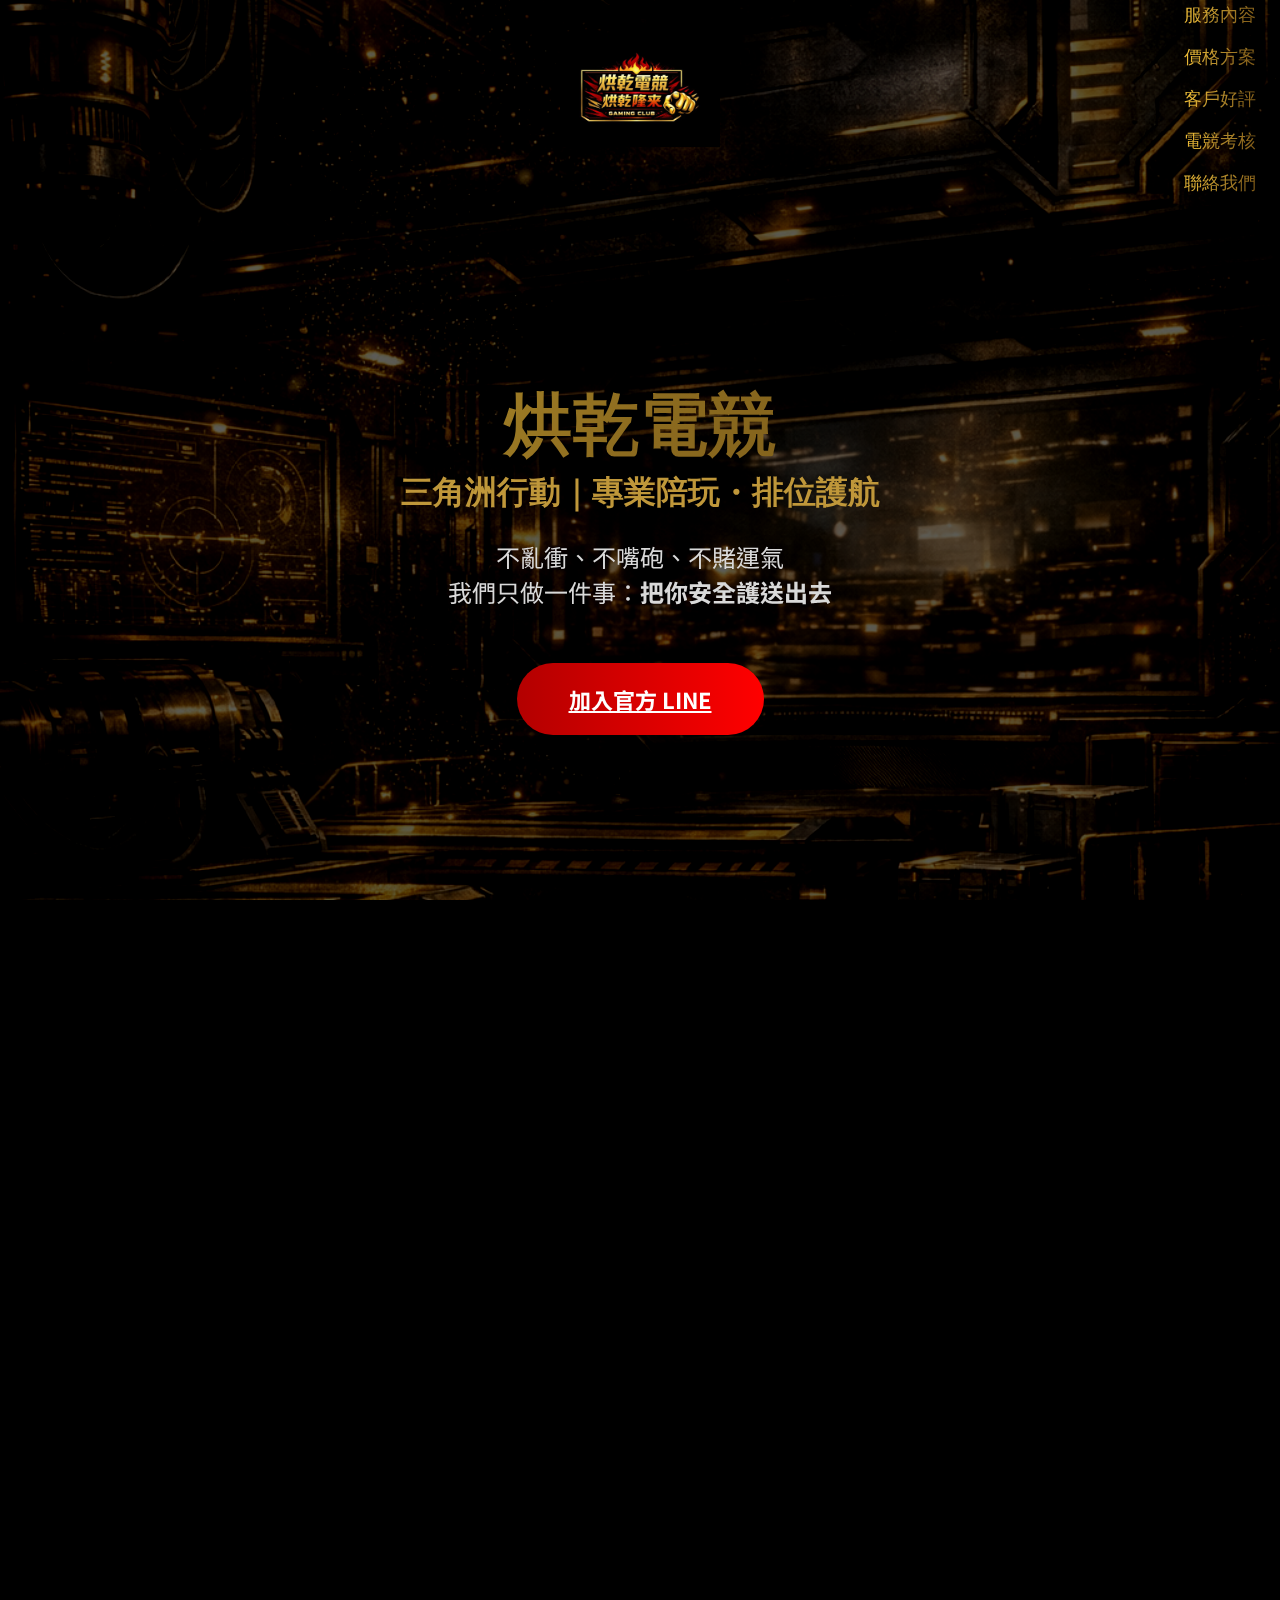
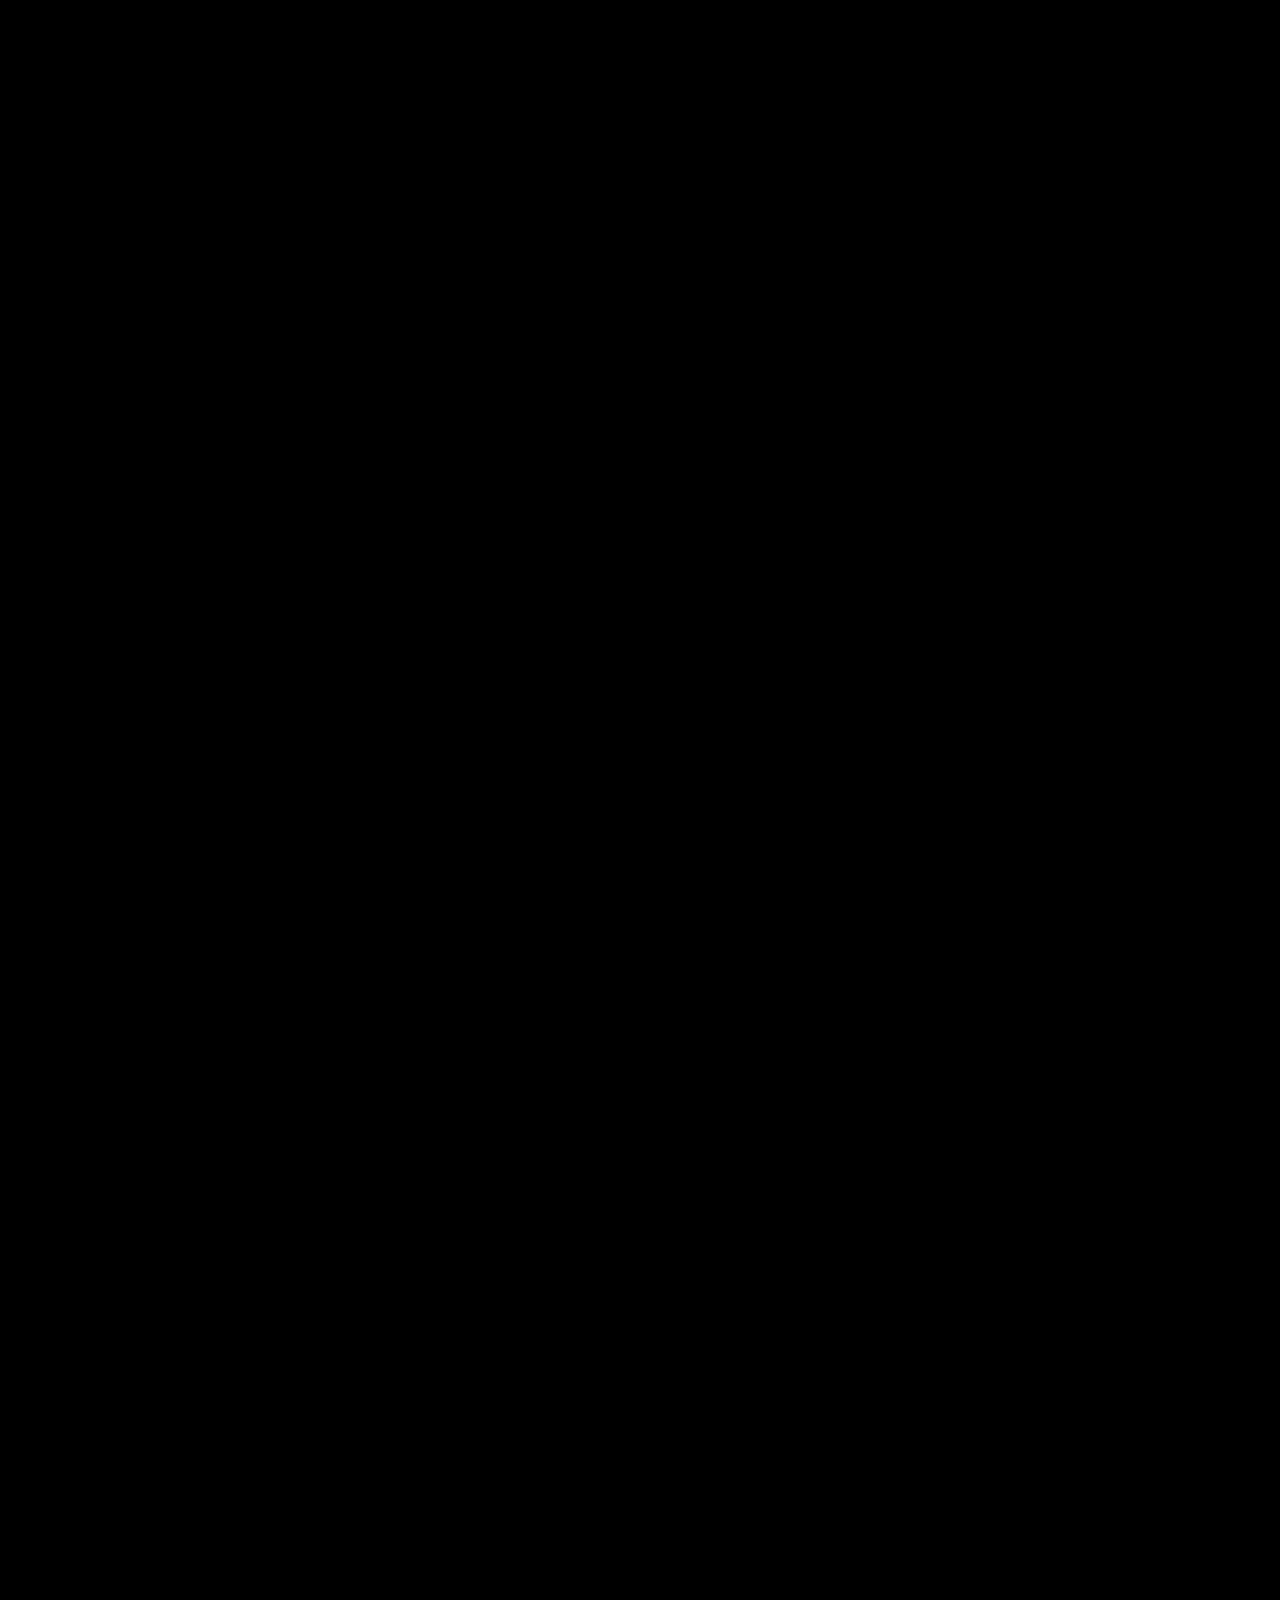
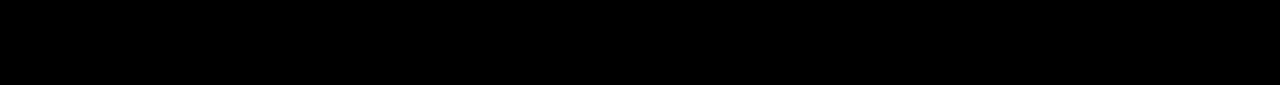
<file: index.html>
<!DOCTYPE html>
<html lang="zh-Hant">
<head>
  <meta charset="UTF-8" />
  <title>烘乾電競｜三角洲行動 陪玩・護航</title>
  <meta name="viewport" content="width=device-width, initial-scale=1.0" />

  <link
    href="https://fonts.googleapis.com/css2?family=Orbitron:wght@500;700&family=Noto+Sans+TC:wght@400;600&display=swap"
    rel="stylesheet"
  >
  <link rel="stylesheet" href="style.css" />
</head>

<body>
  <div id="particles"></div>
  <div class="bg-overlay"></div>

  <header class="header reveal">
    <img src="logo.png.jpeg" class="logo" alt="烘乾電競 LOGO" />

    <nav>
      <a href="#services">服務內容</a>
      <a href="pricing.html">價格方案</a>
      <a href="reviews.html">客戶好評</a>
      <a href="assessment.html">電競考核</a>
      <a href="#contact">聯絡我們</a>
    </nav>
  </header>

  <!-- Hero -->
  <section class="hero center reveal">
    <h1 class="metal">烘乾電競</h1>
    <h2 class="sub-metal">三角洲行動｜專業陪玩・排位護航</h2>

    <p class="hero-text">
      不亂衝、不嘴砲、不賭運氣<br>
      我們只做一件事：<strong>把你安全護送出去</strong>
    </p>

    <a href="https://line.me/R/ti/p/@456qnzce"
       target="_blank"
       class="btn-main">
       加入官方 LINE
    </a>
  </section>

  <!-- 為什麼選烘乾 -->
  <section class="section center reveal">
    <h2 class="metal">為什麼選烘乾電競？</h2>

    <div class="card">
      <ul class="list">
        <li><strong>全程語音紀錄</strong>，對局可回放，出事可查。</li>
        <li><strong>固定合作打手</strong>，不是臨時抓人、不丟包。</li>
        <li><strong>不嘴砲、不情緒化、不亂衝</strong>，以撤離為最高優先。</li>
      </ul>
    </div>
  </section>

  <!-- 服務內容 -->
  <section id="services" class="section center reveal">
    <h2 class="metal">服務內容</h2>

    <div class="card">
      <h3 class="accent">陪玩服務</h3>
      <p>三角洲行動 全模式陪玩</p>
      <p>可語音 / 不語音，自由選擇</p>
    </div>

    <div class="card">
      <h3 class="accent">排位護航</h3>
      <p>排位陪打・戰術輔導・節奏指揮</p>
      <p>不使用外掛・純綠玩安全保證</p>
    </div>
  </section>

  <!-- 客戶好評入口 -->
  <section class="section dark center reveal">
    <h2 class="metal">客戶好評</h2>

    <a
      href="reviews.html"
      style="text-decoration:none;color:inherit;"
    >
      <div
        class="card"
        style="max-width:520px;margin:0 auto;cursor:pointer;"
      >
        <h3 class="accent">📸 客戶好評與成果展示</h3>
        <p>實際撤離紀錄・收益截圖・影片成果</p>
        <p style="opacity:0.7;">點擊查看完整內容</p>
      </div>
    </a>
  </section>

  <!-- 聯絡 -->
  <section id="contact" class="section center reveal">
    <h2 class="metal">聯絡我們</h2>

    <p>
      官方 LINE：
      <span class="accent">@456qnzce</span>
    </p>

    <p>
      Discord 群：
      <a
        href="https://discord.gg/GGEgAq9h4c"
        target="_blank"
        class="accent"
      >
        https://discord.gg/GGEgAq9h4c
      </a>
    </p>
  </section>

  <footer class="footer center reveal">
    © 2025 烘乾電競 Gaming Club
  </footer>

  <script src="script.js"></script>
</body>
</html>
</file>
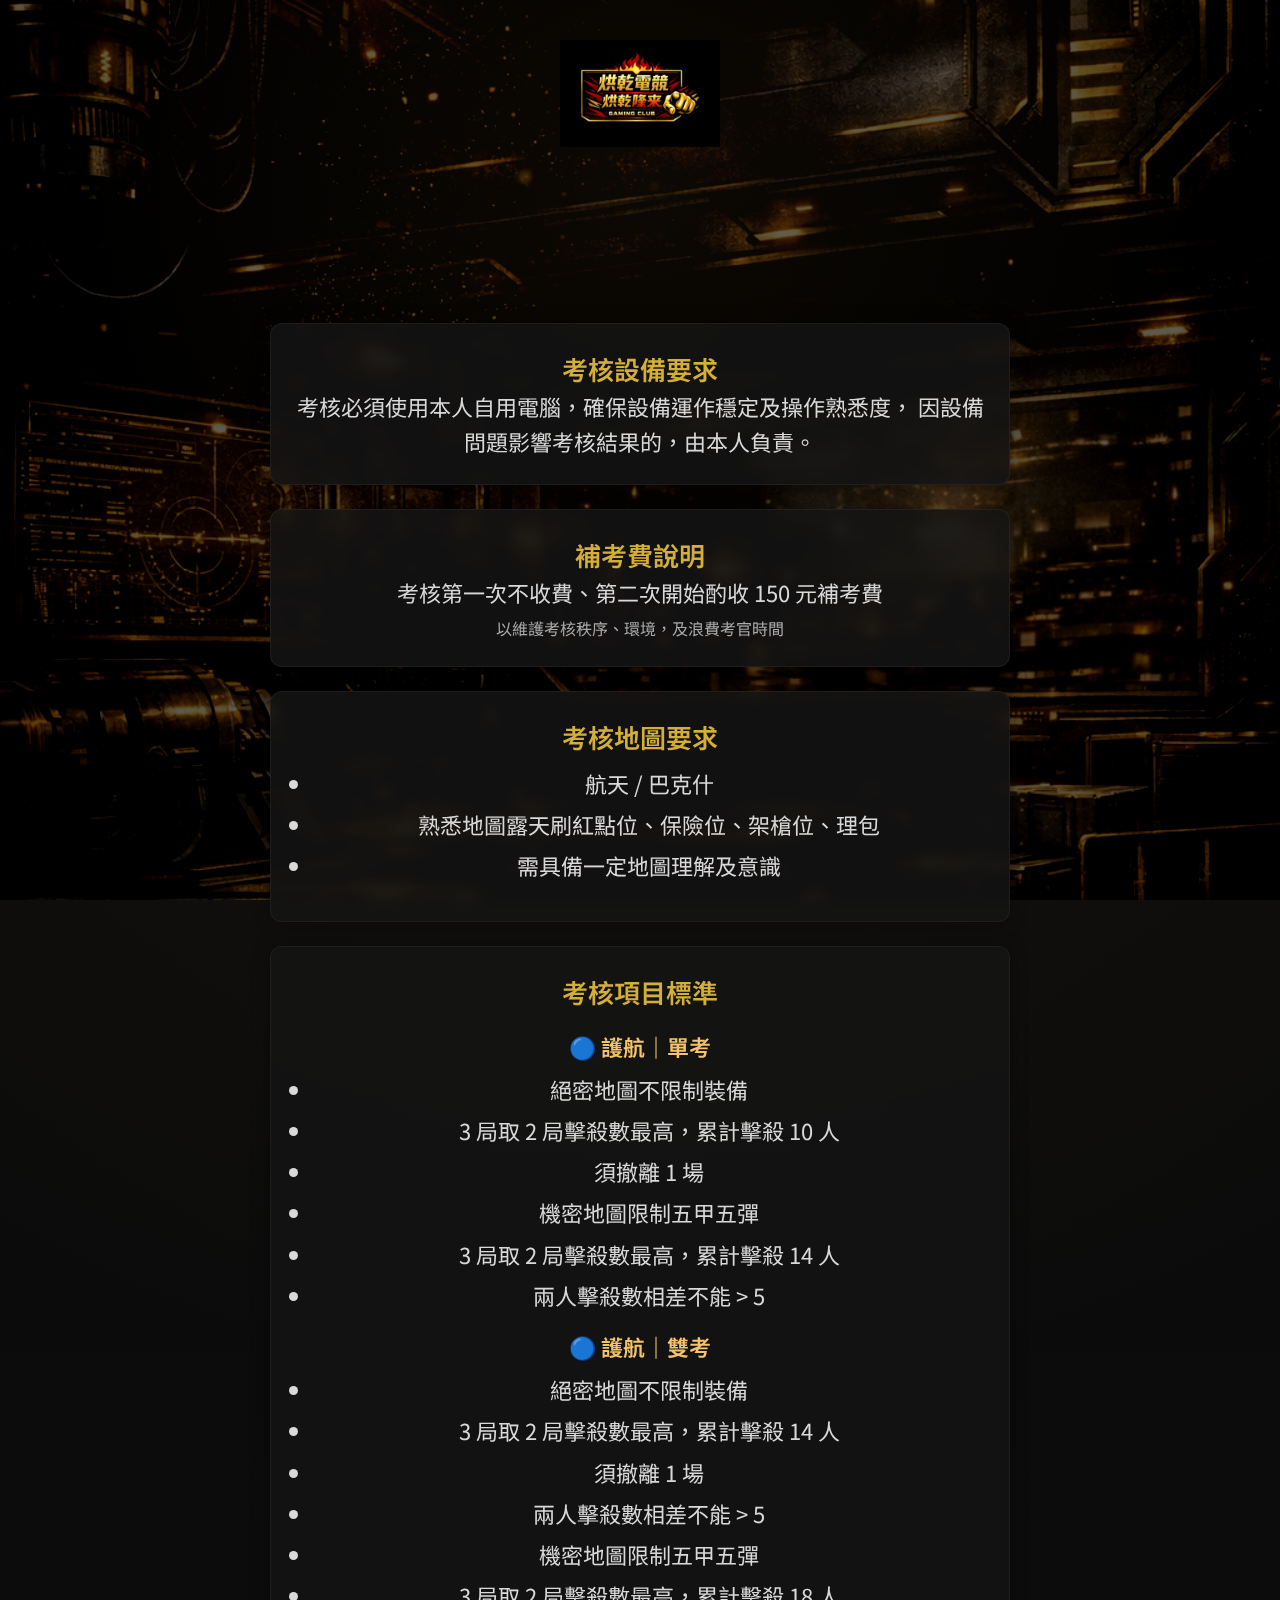
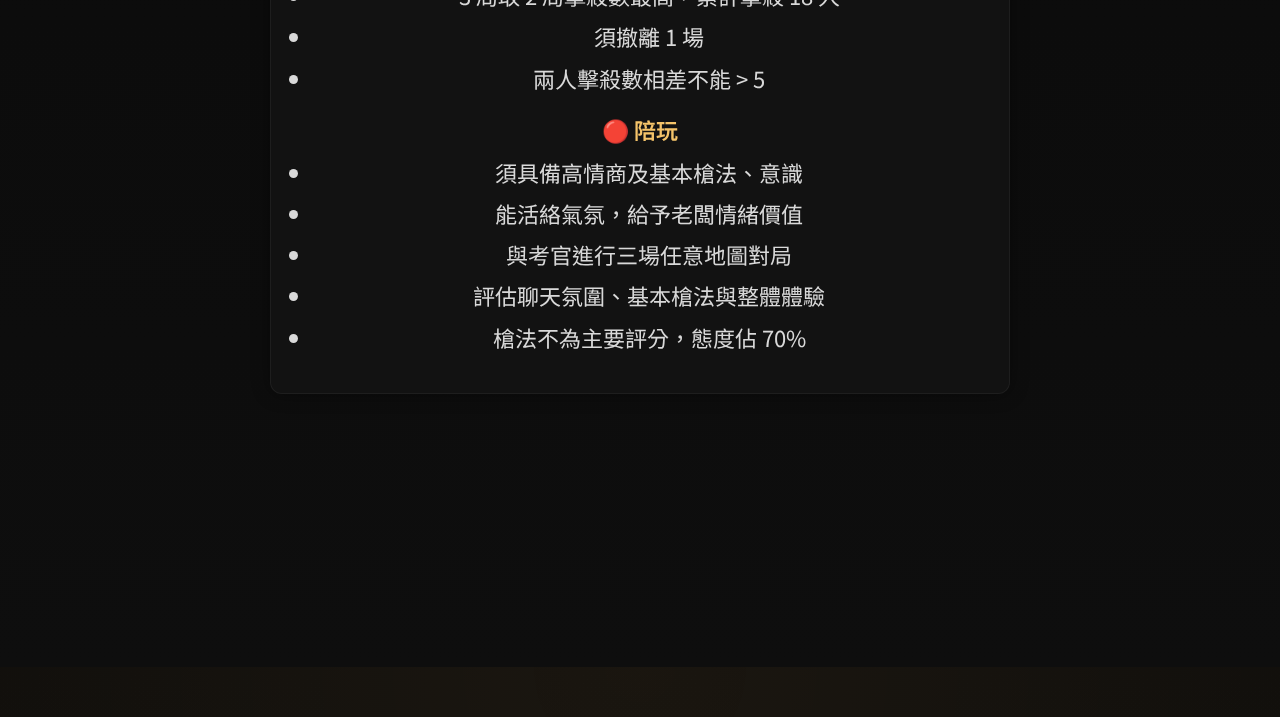
<file: assessment.html>
<!DOCTYPE html>
<html lang="zh-Hant">

<head>
  <meta charset="UTF-8" />
  <title>烘乾電競｜打手考核說明</title>
  <meta name="viewport" content="width=device-width, initial-scale=1.0" />

  <link
    href="https://fonts.googleapis.com/css2?family=Orbitron:wght@500;700&family=Noto+Sans+TC:wght@400;600&display=swap"
    rel="stylesheet"
  >
  <link rel="stylesheet" href="style.css" />

  <style>
    body {
      background:
        radial-gradient(circle at top, rgba(255,200,120,0.08), transparent 60%),
        linear-gradient(180deg, #070707, #0e0e0e);
      overflow-x: hidden;
    }

    .page-glow {
      position: fixed;
      inset: 0;
      pointer-events: none;
      background: radial-gradient(circle at 50% 20%, rgba(255,180,80,0.05), transparent 60%);
      z-index: 0;
    }

    .section {
      position: relative;
      z-index: 1;
    }

    .card {
      background: rgba(20, 20, 20, 0.85);
      backdrop-filter: blur(6px);
      border: 1px solid rgba(255,255,255,0.05);
      margin: 24px auto;
      padding: 24px;
      border-radius: 12px;
    }

    .sub-title {
      margin-top: 16px;
      font-weight: 600;
      color: #f5c46a;
    }

    .list {
      padding-left: 18px;
      margin: 8px 0 14px;
    }

    .list li {
      margin-bottom: 6px;
      line-height: 1.6;
    }

    .right-nav {
      position: fixed;
      top: 50%;
      right: 0;
      transform: translateY(-50%);
      display: flex;
      flex-direction: column;
      gap: 20px;
      background: rgba(0,0,0,0.2);
      padding: 10px 8px;
      border-radius: 8px 0 0 8px;
      z-index: 1000;
    }

    .right-nav a {
      color: #fff;
      text-decoration: none;
      writing-mode: vertical-rl;
      text-orientation: mixed;
      font-weight: bold;
      font-size: 14px;
      transition: color 0.3s;
    }

    .right-nav a:hover {
      color: #ffcc00;
    }

    .right-nav a.active {
      color: #ff6600;
    }

    header nav {
      display: none;
    }

    .logo {
      display: block;
      width: 160px;
      height: auto;
      margin: 0 auto 12px;
      position: relative;
      z-index: 10;
      background: transparent;
      border: none;
      box-shadow: none;
    }
  </style>
</head>

<body>

  <div class="page-glow"></div>

  <header class="header reveal">
    <img src="logo.png.jpeg" class="logo glow" alt="烘乾電競 LOGO" />
  </header>

  <nav class="right-nav">
    <a href="index.html">首頁</a>
    <a href="pricing.html">價格方案</a>
    <a href="reviews.html">客戶好評</a>
    <a href="assessment.html" class="active">電競考核</a>
    <a href="index.html#contact">聯絡我們</a>
  </nav>

  <section class="section center reveal">

    <!-- 考核設備 -->
    <div class="card">
      <h3 class="accent">考核設備要求</h3>
      <p>
        考核必須使用本人自用電腦，確保設備運作穩定及操作熟悉度，
        因設備問題影響考核結果的，由本人負責。
      </p>
    </div>

    <!-- 補考費 -->
    <div class="card">
      <h3 class="accent">補考費說明</h3>
      <p>考核第一次不收費、第二次開始酌收 150 元補考費</p>
      <p style="font-size:16px; color:#aaa; margin-top:6px;">
        以維護考核秩序、環境，及浪費考官時間
      </p>
    </div>

    <!-- 地圖要求 -->
    <div class="card">
      <h3 class="accent">考核地圖要求</h3>
      <ul class="list">
        <li>航天 / 巴克什</li>
        <li>熟悉地圖露天刷紅點位、保險位、架槍位、理包</li>
        <li>需具備一定地圖理解及意識</li>
      </ul>
    </div>

    <!-- 考核項目 -->
    <div class="card">
      <h3 class="accent">考核項目標準</h3>

      <p class="sub-title">🔵 護航｜單考</p>
      <ul class="list">
        <li>絕密地圖不限制裝備</li>
        <li>3 局取 2 局擊殺數最高，累計擊殺 10 人</li>
        <li>須撤離 1 場</li>
        <li>機密地圖限制五甲五彈</li>
        <li>3 局取 2 局擊殺數最高，累計擊殺 14 人</li>
        <li>兩人擊殺數相差不能 &gt; 5</li>
      </ul>

      <p class="sub-title">🔵 護航｜雙考</p>
      <ul class="list">
        <li>絕密地圖不限制裝備</li>
        <li>3 局取 2 局擊殺數最高，累計擊殺 14 人</li>
        <li>須撤離 1 場</li>
        <li>兩人擊殺數相差不能 &gt; 5</li>
        <li>機密地圖限制五甲五彈</li>
        <li>3 局取 2 局擊殺數最高，累計擊殺 18 人</li>
        <li>須撤離 1 場</li>
        <li>兩人擊殺數相差不能 &gt; 5</li>
      </ul>

      <p class="sub-title">🔴 陪玩</p>
      <ul class="list">
        <li>須具備高情商及基本槍法、意識</li>
        <li>能活絡氣氛，給予老闆情緒價值</li>
        <li>與考官進行三場任意地圖對局</li>
        <li>評估聊天氛圍、基本槍法與整體體驗</li>
        <li>槍法不為主要評分，態度佔 70%</li>
      </ul>

    </div>

  </section>

  <footer class="footer center reveal">
    © 2025 烘乾電競 Gaming Club
  </footer>

  <script src="script.js"></script>
</body>
</html>
</file>
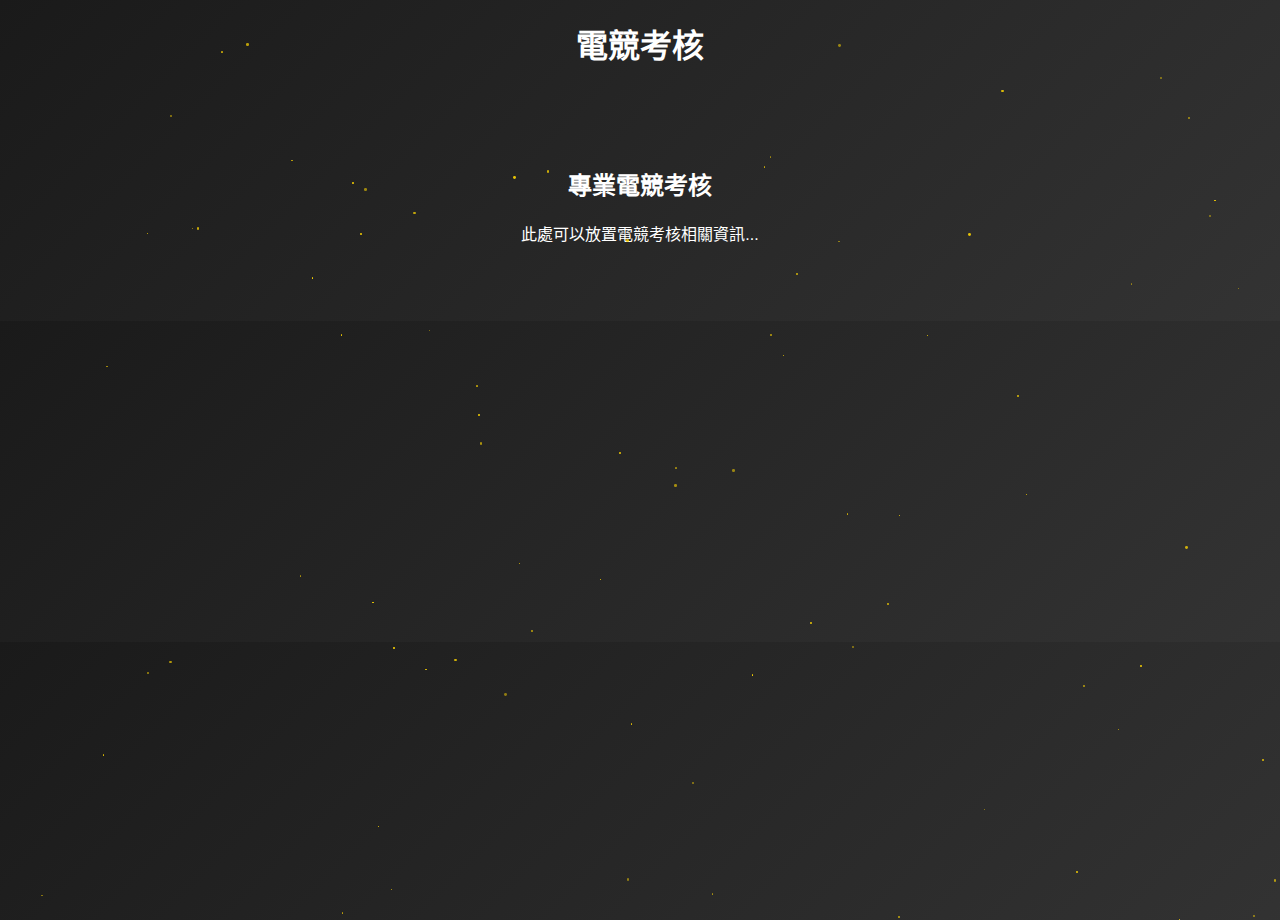
<file: esports.html>
<!DOCTYPE html>
<html lang="zh-TW">
<head>
    <meta charset="UTF-8">
    <meta name="viewport" content="width=device-width, initial-scale=1.0">
    <title>電競考核</title>
    <style>
        body {
            margin: 0;
            padding: 0;
            font-family: 'Arial', sans-serif;
            color: #fff;
            background: linear-gradient(135deg, #1a1a1a, #333333);
            overflow-x: hidden;
            position: relative;
        }

        h1, h2, h3 {
            text-align: center;
            margin: 20px 0;
        }

        .content {
            max-width: 1200px;
            margin: 0 auto;
            padding: 60px 20px;
            text-align: center;
        }

        .particle {
            position: absolute;
            width: 2px;
            height: 2px;
            background: gold;
            border-radius: 50%;
            opacity: 0.8;
            pointer-events: none;
        }
    </style>
</head>
<body>
    <h1>電競考核</h1>
    <div class="content">
        <h2>專業電競考核</h2>
        <p>此處可以放置電競考核相關資訊...</p>
    </div>

    <script>
        const particleCount = 80;
        const particles = [];

        for (let i = 0; i < particleCount; i++) {
            const particle = document.createElement('div');
            particle.classList.add('particle');
            particle.style.left = Math.random() * window.innerWidth + 'px';
            particle.style.top = Math.random() * window.innerHeight + 'px';
            particle.style.opacity = 0.5 + Math.random() * 0.5;
            particle.style.width = particle.style.height = (1 + Math.random() * 2) + 'px';
            document.body.appendChild(particle);
            particles.push({
                el: particle,
                x: parseFloat(particle.style.left),
                y: parseFloat(particle.style.top),
                speed: 0.2 + Math.random() * 0.5,
                drift: (Math.random() - 0.5) * 0.5
            });
        }

        function animateParticles() {
            particles.forEach(p => {
                p.y += p.speed;
                p.x += p.drift;
                if (p.y > window.innerHeight) p.y = -2;
                if (p.x > window.innerWidth) p.x = 0;
                if (p.x < 0) p.x = window.innerWidth;
                p.el.style.top = p.y + 'px';
                p.el.style.left = p.x + 'px';
            });
            requestAnimationFrame(animateParticles);
        }

        animateParticles();

        window.addEventListener('resize', () => {
            particles.forEach(p => {
                if (p.x > window.innerWidth) p.x = Math.random() * window.innerWidth;
                if (p.y > window.innerHeight) p.y = Math.random() * window.innerHeight;
            });
        });
    </script>
</body>
</html>
</file>
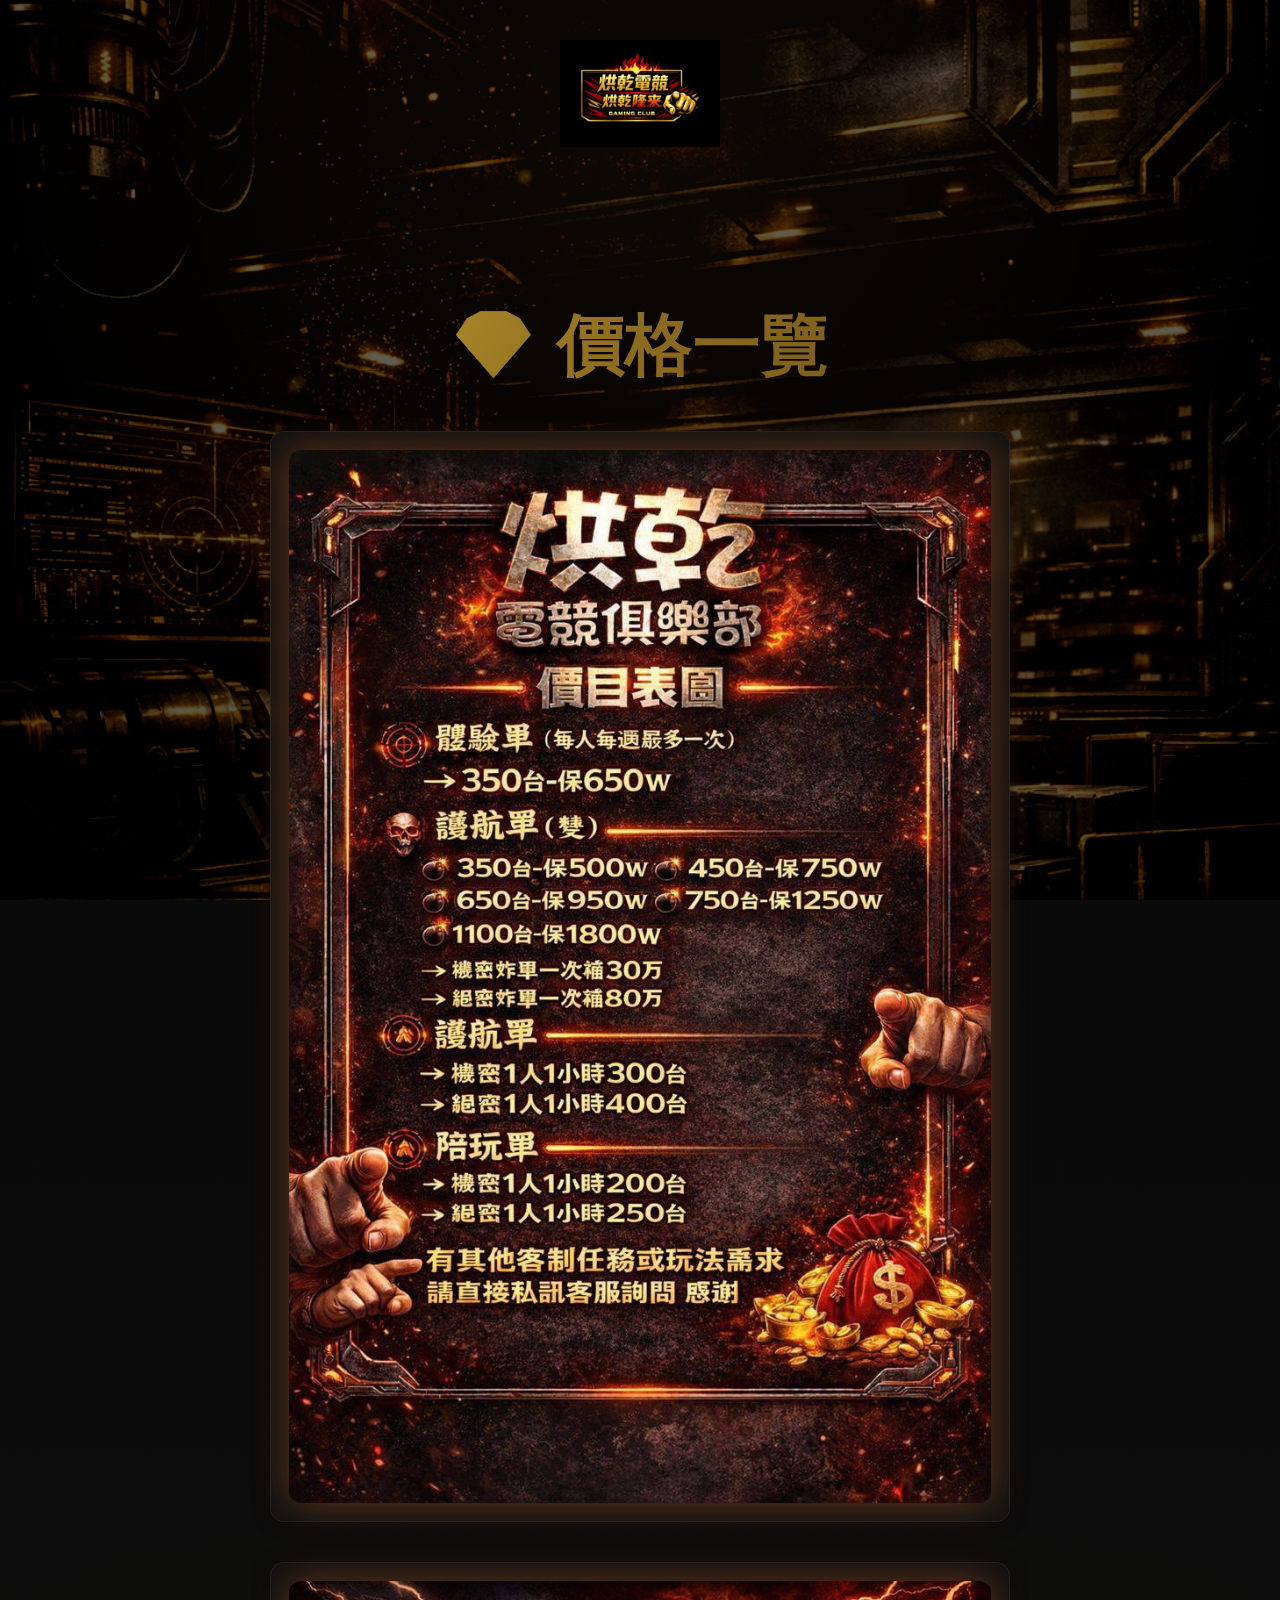
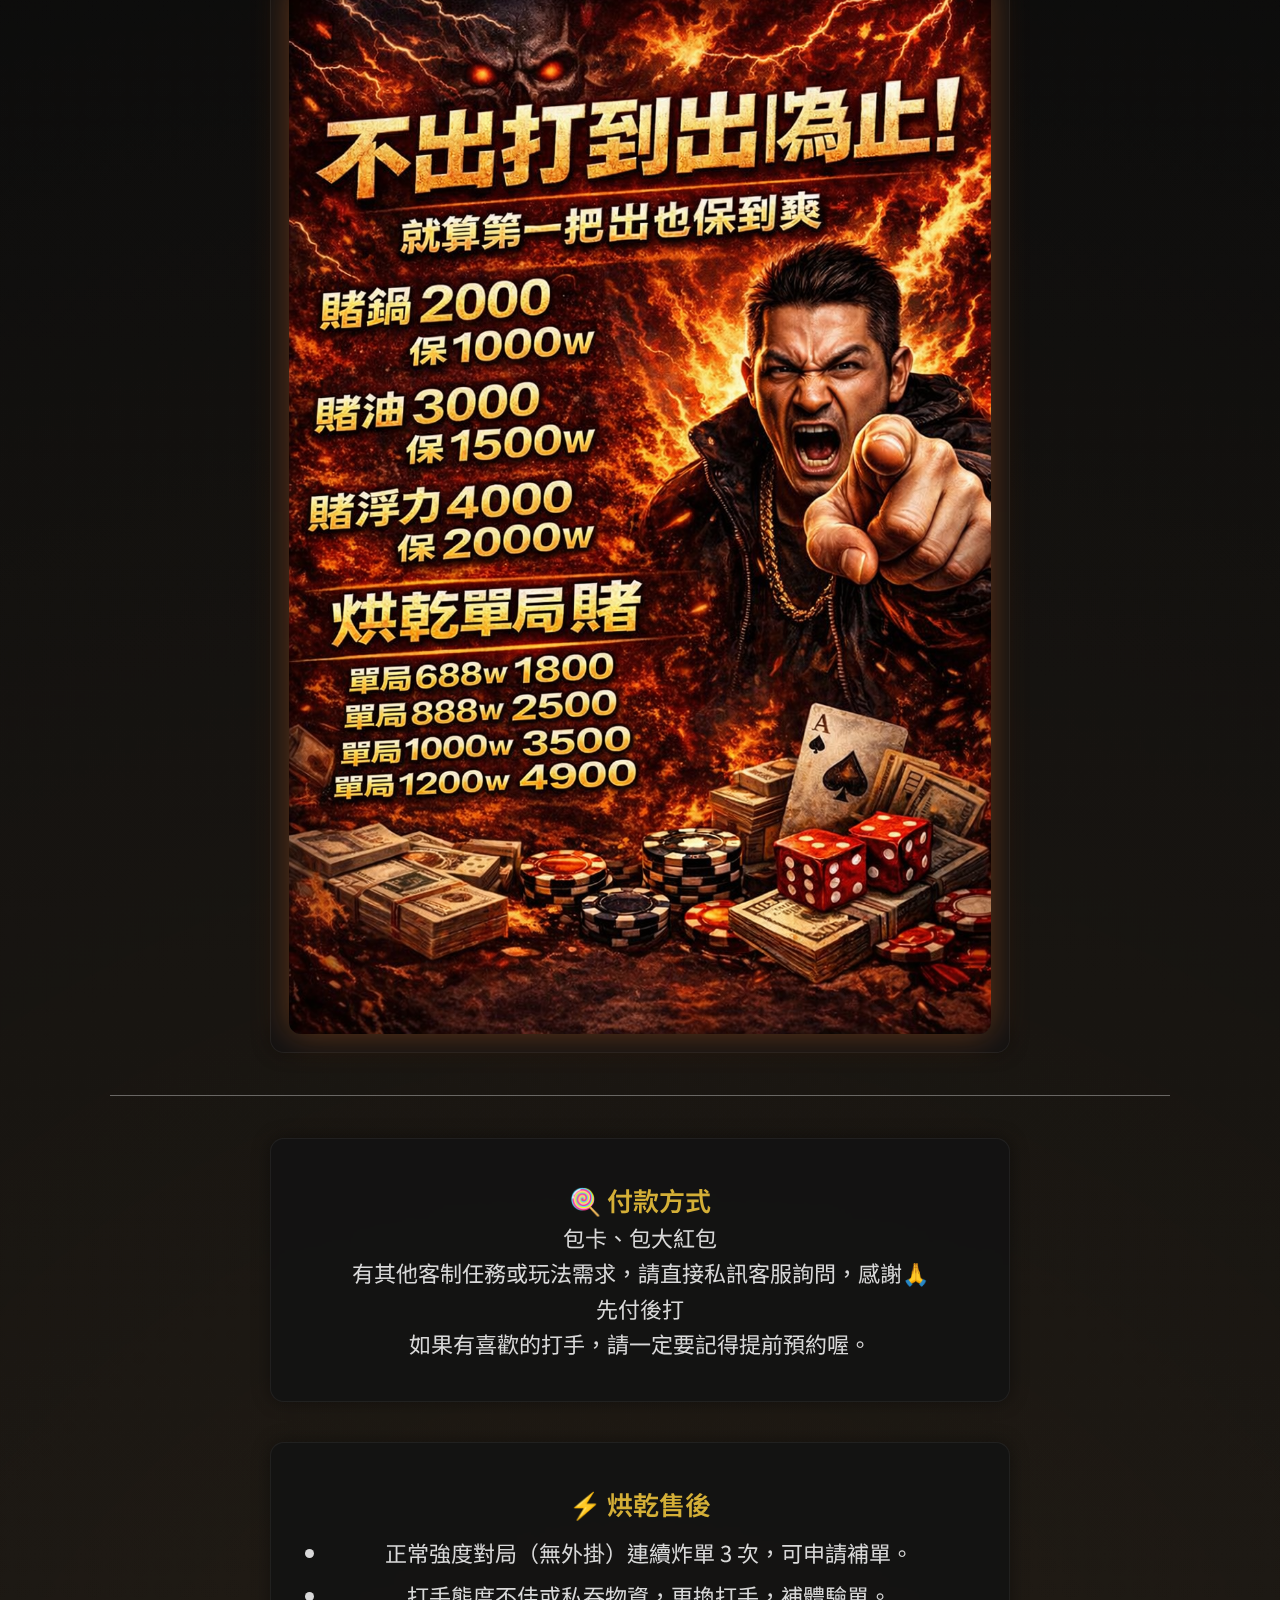
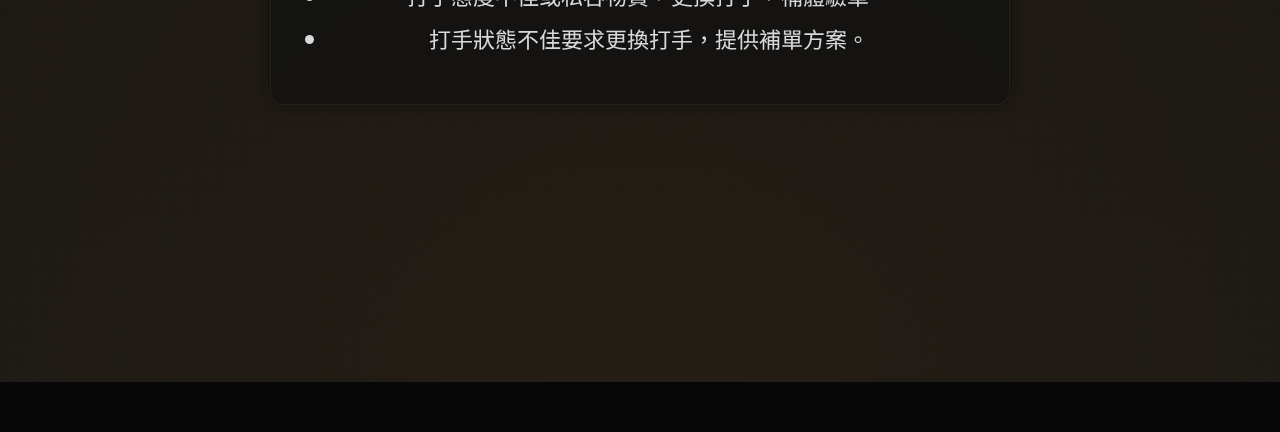
<file: pricing.html>
<!DOCTYPE html>
<html lang="zh-Hant">

<head>
  <meta charset="UTF-8" />
  <title>烘乾電競｜價格方案</title>
  <meta name="viewport" content="width=device-width, initial-scale=1.0" />

  <!-- Fonts -->
  <link
    href="https://fonts.googleapis.com/css2?family=Orbitron:wght@500;700&family=Noto+Sans+TC:wght@400;600&display=swap"
    rel="stylesheet"
  >

  <!-- Main Style -->
  <link rel="stylesheet" href="style.css" />

  <style>
    body {
      background:
        radial-gradient(circle at bottom, rgba(255,170,70,0.08), transparent 60%),
        linear-gradient(180deg, #070707, #121212);
      overflow-x: hidden;
    }

    .page-glow {
      position: fixed;
      inset: 0;
      pointer-events: none;
      background: radial-gradient(circle at 50% 15%, rgba(255,160,60,0.05), transparent 65%);
      z-index: 0;
    }

    .section {
      position: relative;
      z-index: 1;
    }

    .card {
      background: rgba(18,18,18,0.88);
      backdrop-filter: blur(8px);
      border: 1px solid rgba(255,255,255,0.06);
      margin-bottom: 28px;
    }

    /* ===== 價格海報樣式（重點） ===== */
    .poster-card {
      padding: 18px;
    }

    .price-poster {
      width: 100%;
      max-width: 880px; /* 桌機明顯放大 */
      display: block;
      margin: 0 auto;
      border-radius: 12px;
      box-shadow:
        0 0 35px rgba(255,120,40,0.35),
        inset 0 0 0 1px rgba(255,255,255,0.06);
    }

    @media (max-width: 768px) {
      .price-poster {
        max-width: 100%;
      }
    }

    .divider {
      margin: 42px 0;
      opacity: 0.35;
      border-top: 1px solid #fff;
    }

    .list {
      padding-left: 18px;
      margin-top: 10px;
    }

    .list li {
      margin-bottom: 8px;
      line-height: 1.6;
    }

    .note {
      font-size: 0.9rem;
      opacity: 0.85;
    }

    .right-nav {
      position: fixed;
      top: 50%;
      right: 0;
      transform: translateY(-50%);
      display: flex;
      flex-direction: column;
      gap: 20px;
      background: rgba(0,0,0,0.2);
      padding: 10px 8px;
      border-radius: 8px 0 0 8px;
      z-index: 1000;
    }

    .right-nav a {
      color: #fff;
      text-decoration: none;
      writing-mode: vertical-rl;
      text-orientation: mixed;
      font-weight: bold;
      font-size: 14px;
      transition: color 0.3s;
    }

    .right-nav a:hover {
      color: #ffcc00;
    }

    .right-nav a.active {
      color: #ff6600;
    }

    header nav {
      display: none;
    }
  </style>
</head>

<body>

  <div class="page-glow"></div>

  <header class="header reveal">
    <img src="logo.png.jpeg" class="logo glow" alt="烘乾電競 LOGO" />
  </header>

  <nav class="right-nav">
    <a href="index.html">首頁</a>
    <a href="pricing.html" class="active">價格方案</a>
    <a href="reviews.html">客戶好評</a>
    <a href="assessment.html">電競考核</a>
    <a href="index.html#contact">聯絡我們</a>
  </nav>

  <section class="section center reveal">
    <h2 class="metal">💎 價格一覽</h2>

    <!-- 價格海報 1 -->
    <div class="card poster-card">
      <img
        src="價格海報1.jpg"
        alt="烘乾電競 價格方案 海報一"
        class="price-poster"
      />
    </div>

    <!-- 價格海報 2 -->
    <div class="card poster-card">
      <img
        src="價格海報2.png"
        alt="烘乾電競 價格方案 海報二"
        class="price-poster"
      />
    </div>

    <div class="divider"></div>

    <!-- 付款方式 -->
    <div class="card">
      <h3 class="accent">🍭 付款方式</h3>
      <p>
        包卡、包大紅包<br>
        有其他客制任務或玩法需求，請直接私訊客服詢問，感謝🙏
      </p>
      <p>
        先付後打<br>
        如果有喜歡的打手，請一定要記得提前預約喔。
      </p>
    </div>

    <!-- 售後 -->
    <div class="card">
      <h3 class="accent">⚡ 烘乾售後</h3>
      <ul class="list">
        <li>正常強度對局（無外掛）連續炸單 3 次，可申請補單。</li>
        <li>打手態度不佳或私吞物資，更換打手，補體驗單。</li>
        <li>打手狀態不佳要求更換打手，提供補單方案。</li>
      </ul>
    </div>

  </section>

  <footer class="footer center reveal">
    © 2025 烘乾電競 Gaming Club
  </footer>

  <script src="script.js"></script>
</body>
</html>
</file>
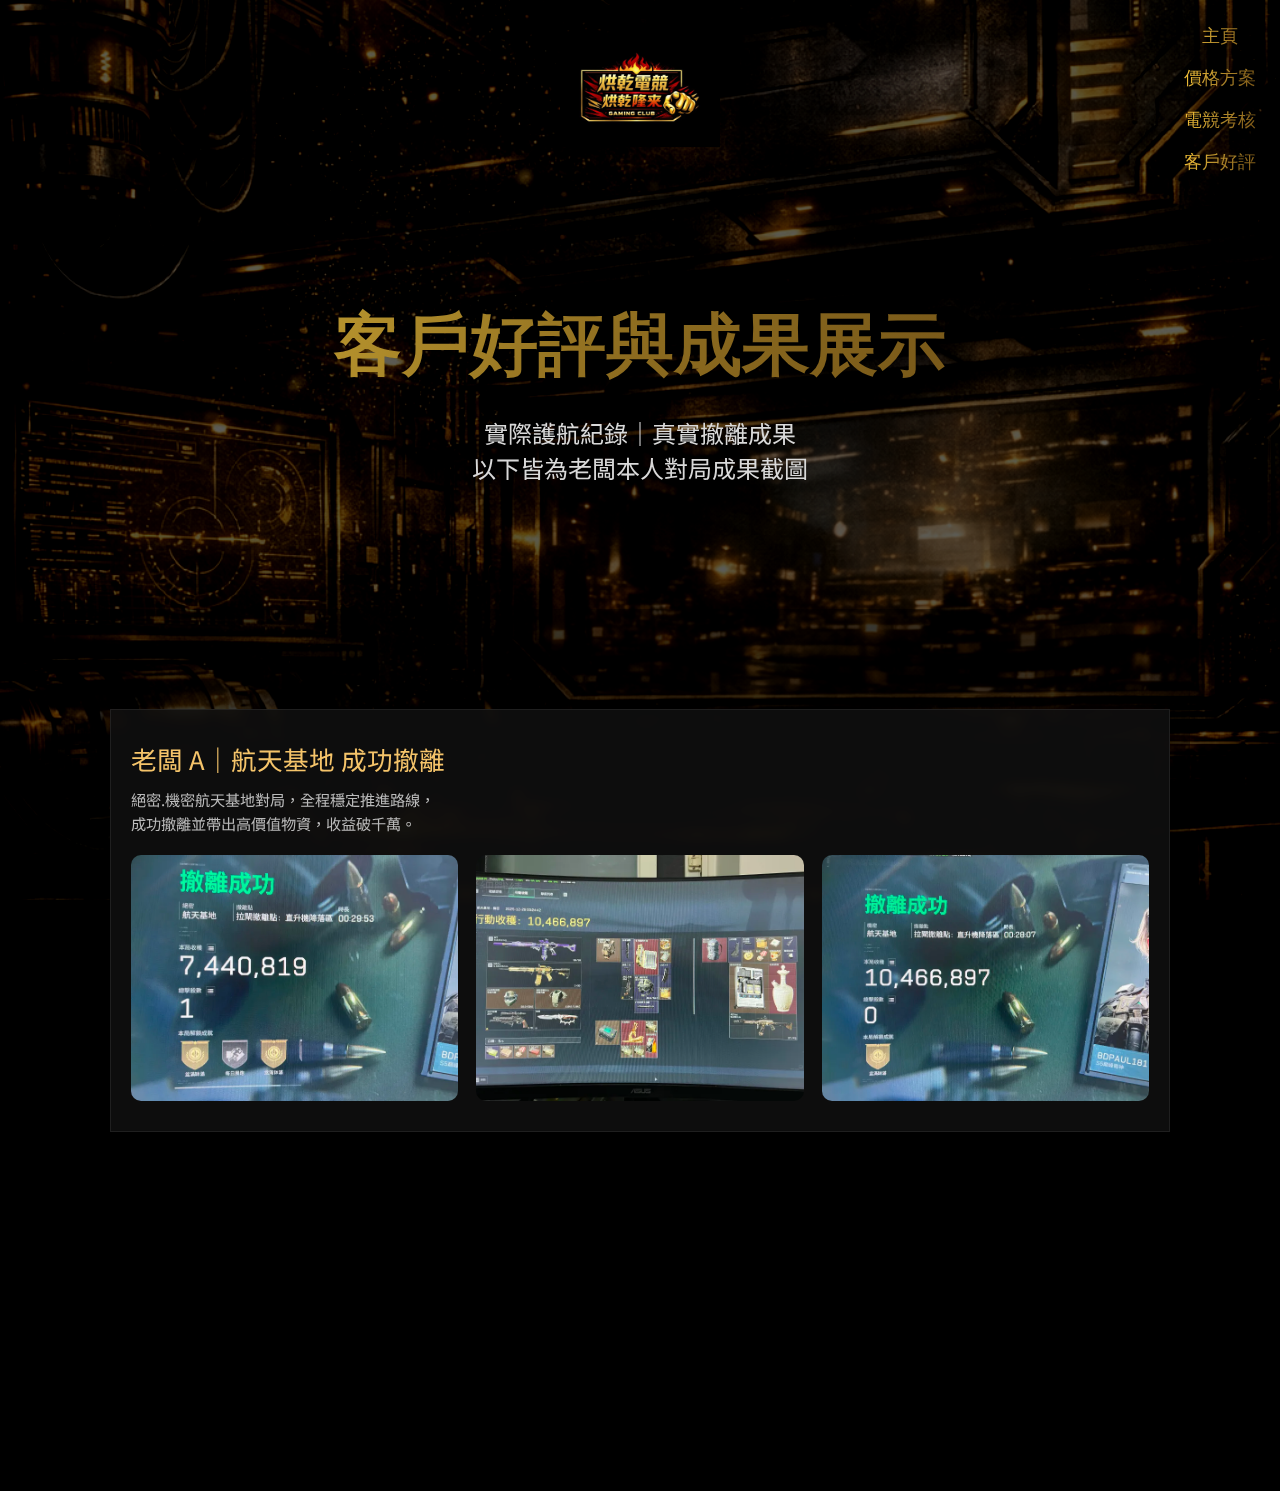
<file: reviews.html>
<!DOCTYPE html>
<html lang="zh-Hant">

<head>
  <meta charset="UTF-8" />
  <title>客戶好評與成果展示｜烘乾電競</title>
  <meta name="viewport" content="width=device-width, initial-scale=1.0" />

  <link
    href="https://fonts.googleapis.com/css2?family=Orbitron:wght@500;700&family=Noto+Sans+TC:wght@400;600&display=swap"
    rel="stylesheet"
  >

  <link rel="stylesheet" href="style.css" />

  <style>
    .boss-block {
      max-width: 1100px;
      margin: 0 auto 60px;
      padding: 30px 20px;
      border: 1px solid rgba(255,255,255,0.08);
      background: rgba(15,15,15,0.85);
      backdrop-filter: blur(6px);
    }

    .boss-title {
      font-size: 1.6rem;
      color: #f5c46a;
      margin-bottom: 10px;
    }

    .boss-desc {
      font-size: 0.95rem;
      opacity: 0.85;
      margin-bottom: 20px;
      line-height: 1.6;
    }

    .result-grid {
      display: grid;
      grid-template-columns: repeat(auto-fit, minmax(260px, 1fr));
      gap: 18px;
    }

    .result-grid img {
      width: 100%;
      border-radius: 10px;
      cursor: pointer;
      transition: transform 0.25s ease, box-shadow 0.25s ease;
    }

    .result-grid img:hover {
      transform: scale(1.03);
      box-shadow: 0 10px 30px rgba(0,0,0,0.6);
    }
  </style>
</head>

<body>

  <div id="particles"></div>
  <div class="bg-overlay"></div>

  <!-- 🔥 互相串聯的導覽列 -->
  <header class="header reveal">
    <img src="logo.png.jpeg" class="logo" alt="烘乾電競 LOGO" />
    <nav>
      <a href="index.html">主頁</a>
      <a href="pricing.html">價格方案</a>
      <a href="assessment.html">電競考核</a>
      <a href="reviews.html" class="active">客戶好評</a>
    </nav>
  </header>

  <section class="section center reveal">
    <h1 class="metal">客戶好評與成果展示</h1>
    <p class="hero-text">
      實際護航紀錄｜真實撤離成果<br>
      以下皆為老闆本人對局成果截圖
    </p>
  </section>

  <section class="section dark reveal">
    <div class="boss-block">
      <div class="boss-title">老闆 A｜航天基地 成功撤離</div>

      <div class="boss-desc">
        絕密.機密航天基地對局，全程穩定推進路線，<br>
        成功撤離並帶出高價值物資，收益破千萬。
      </div>

      <div class="result-grid">
        <img src="0b835d42-97be-4f37-a43f-1a218b099e8b.webp" alt="航天撤離成果 1">
        <img src="df1eafcf-5c3e-4e03-baa7-3bfa3b68ad0b.webp" alt="航天撤離成果 2">
        <img src="36101f10-8e41-4d90-afe9-02381981feb1.webp" alt="航天撤離成果 3">
      </div>
    </div>
  </section>

  <footer class="footer center reveal">
    © 2025 烘乾電競 Gaming Club
  </footer>

  <script src="script.js"></script>

</body>
</html>
</file>
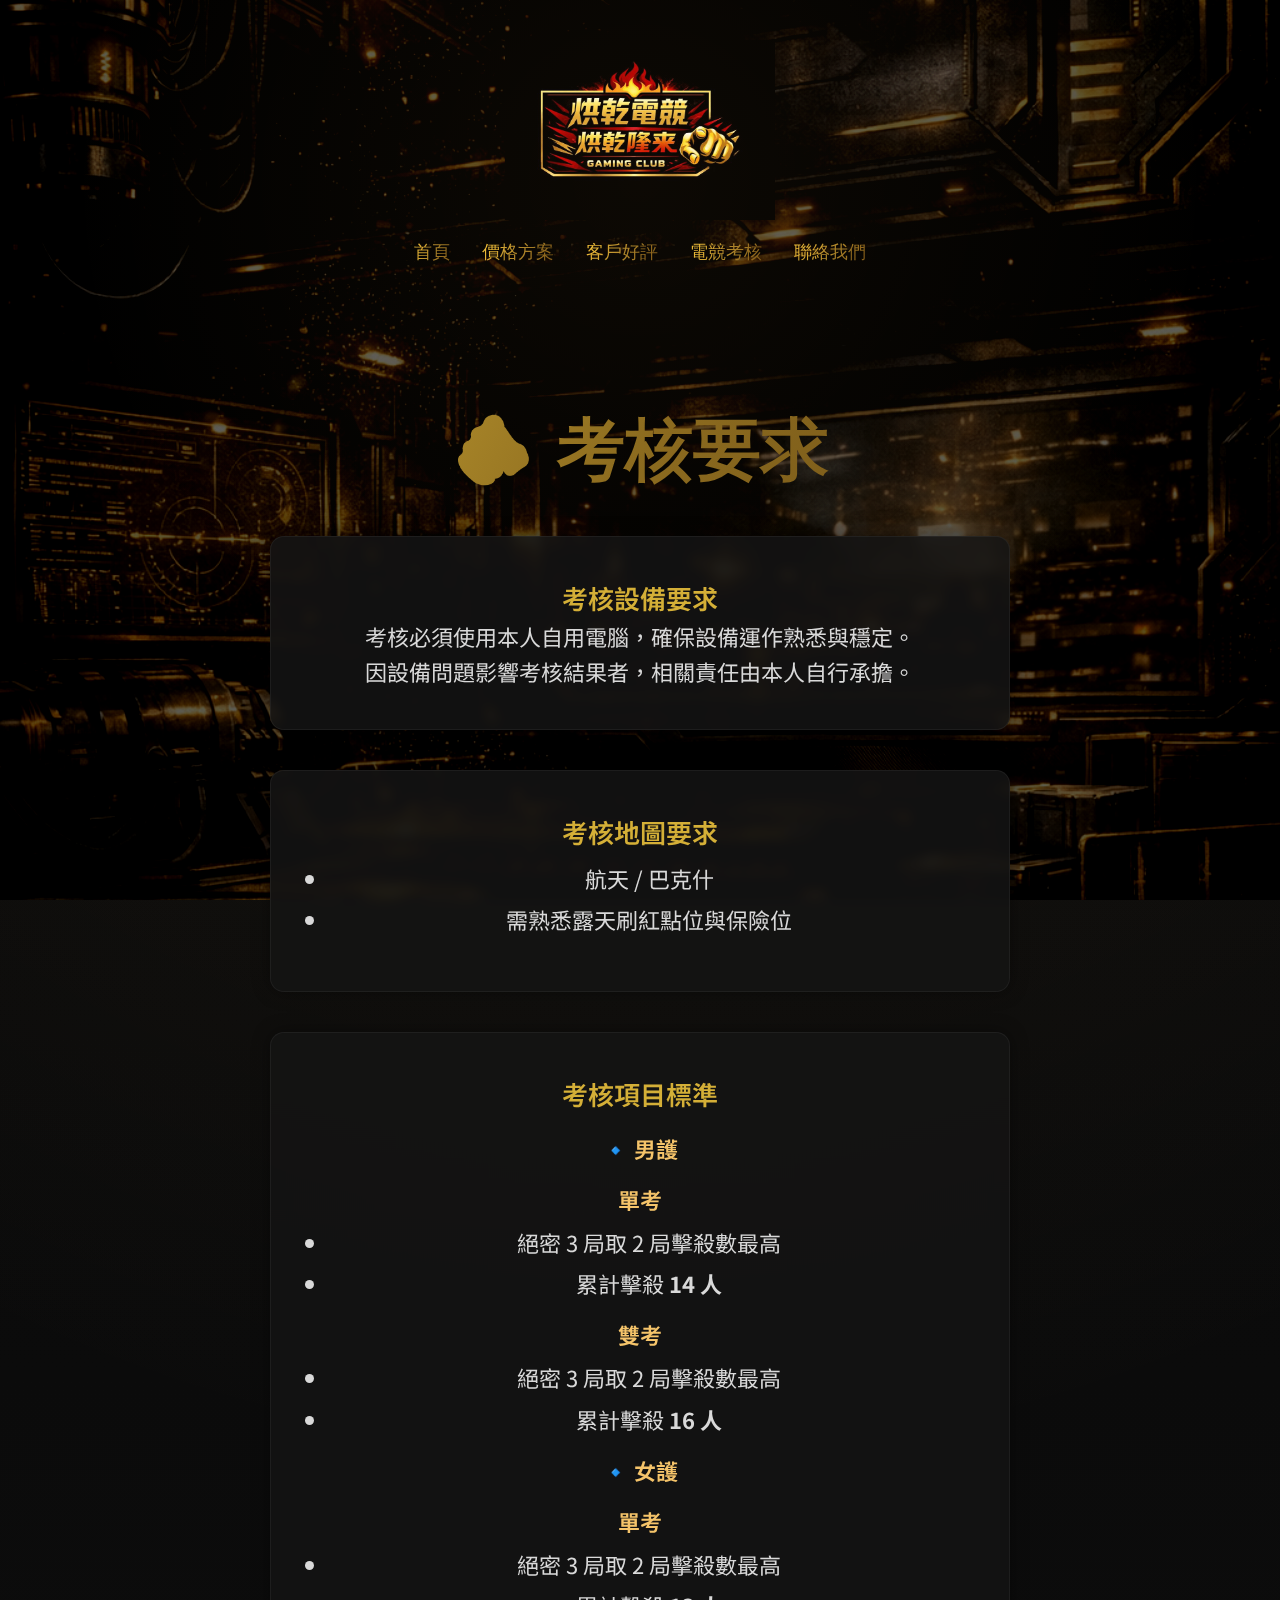
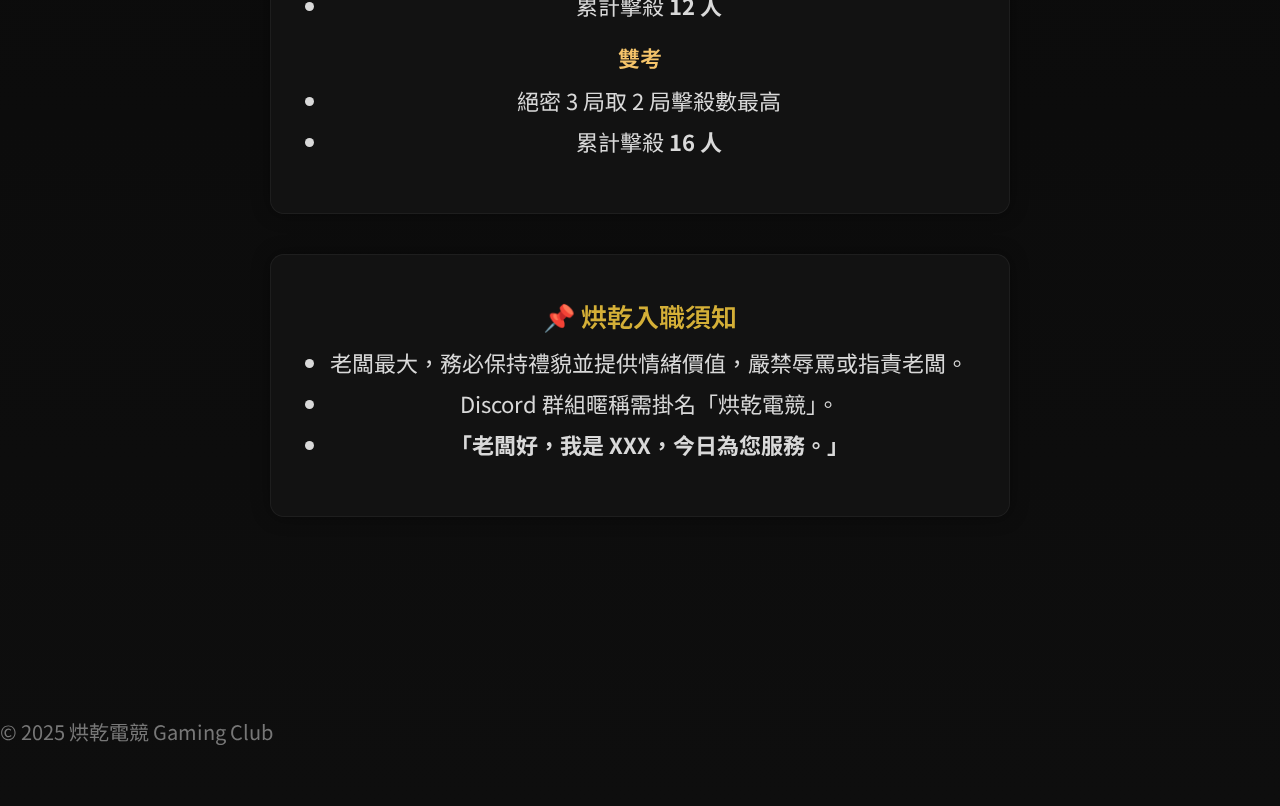
<file: honggan-esports2.0/assessment.html>
<!DOCTYPE html>
<html lang="zh-Hant">

<head>
  <meta charset="UTF-8" />
  <title>烘乾電競｜打手考核說明</title>
  <meta name="viewport" content="width=device-width, initial-scale=1.0" />

  <link
    href="https://fonts.googleapis.com/css2?family=Orbitron:wght@500;700&family=Noto+Sans+TC:wght@400;600&display=swap"
    rel="stylesheet"
  >
  <link rel="stylesheet" href="style.css" />

  <style>
    body {
      background:
        radial-gradient(circle at top, rgba(255,200,120,0.08), transparent 60%),
        linear-gradient(180deg, #070707, #0e0e0e);
      overflow-x: hidden;
    }

    .page-glow {
      position: fixed;
      inset: 0;
      pointer-events: none;
      background: radial-gradient(circle at 50% 20%, rgba(255,180,80,0.05), transparent 60%);
      z-index: 0;
    }

    .section {
      position: relative;
      z-index: 1;
    }

    .card {
      background: rgba(20, 20, 20, 0.85);
      backdrop-filter: blur(6px);
      border: 1px solid rgba(255,255,255,0.05);
    }

    .sub-title {
      margin-top: 16px;
      font-weight: 600;
      color: #f5c46a;
    }

    .list {
      padding-left: 18px;
      margin: 8px 0 14px;
    }

    .list li {
      margin-bottom: 6px;
      line-height: 1.6;
    }
  </style>
</head>

<body>

  <div class="page-glow"></div>

  <!-- 🔥 加入導覽列（可互相跳轉） -->
  <header class="header">
    <img src="logo.png.jpeg" class="logo glow" alt="烘乾電競 LOGO" />

    <nav>
      <a href="index.html">首頁</a>
      <a href="pricing.html">價格方案</a>
      <a href="reviews.html">客戶好評</a>
      <a href="assessment.html" class="active">電競考核</a>
      <a href="index.html#contact">聯絡我們</a>
    </nav>
  </header>

  <section class="section center">
    <h2 class="metal">🫵 考核要求</h2>

    <!-- 考核設備 -->
    <div class="card">
      <h3 class="accent">考核設備要求</h3>
      <p>
        考核必須使用本人自用電腦，確保設備運作熟悉與穩定。<br>
        因設備問題影響考核結果者，相關責任由本人自行承擔。
      </p>
    </div>

    <!-- 考核地圖 -->
    <div class="card">
      <h3 class="accent">考核地圖要求</h3>
      <ul class="list">
        <li>航天 / 巴克什</li>
        <li>需熟悉露天刷紅點位與保險位</li>
      </ul>
    </div>

    <!-- 考核項目標準 -->
    <div class="card">
      <h3 class="accent">考核項目標準</h3>

      <p class="sub-title">🔹 男護</p>

      <p class="sub-title">單考</p>
      <ul class="list">
        <li>絕密 3 局取 2 局擊殺數最高</li>
        <li>累計擊殺 <strong>14 人</strong></li>
      </ul>

      <p class="sub-title">雙考</p>
      <ul class="list">
        <li>絕密 3 局取 2 局擊殺數最高</li>
        <li>累計擊殺 <strong>16 人</strong></li>
      </ul>

      <p class="sub-title">🔹 女護</p>

      <p class="sub-title">單考</p>
      <ul class="list">
        <li>絕密 3 局取 2 局擊殺數最高</li>
        <li>累計擊殺 <strong>12 人</strong></li>
      </ul>

      <p class="sub-title">雙考</p>
      <ul class="list">
        <li>絕密 3 局取 2 局擊殺數最高</li>
        <li>累計擊殺 <strong>16 人</strong></li>
      </ul>
    </div>

    <!-- 入職須知 -->
    <div class="card">
      <h3 class="accent">📌 烘乾入職須知</h3>
      <ul class="list">
        <li>老闆最大，務必保持禮貌並提供情緒價值，嚴禁辱罵或指責老闆。</li>
        <li>Discord 群組暱稱需掛名「烘乾電競」。</li>
        <li><strong>「老闆好，我是 XXX，今日為您服務。」</strong></li>
      </ul>
    </div>

  </section>

  <footer class="footer">
    © 2025 烘乾電競 Gaming Club
  </footer>

</body>
</html>
</file>
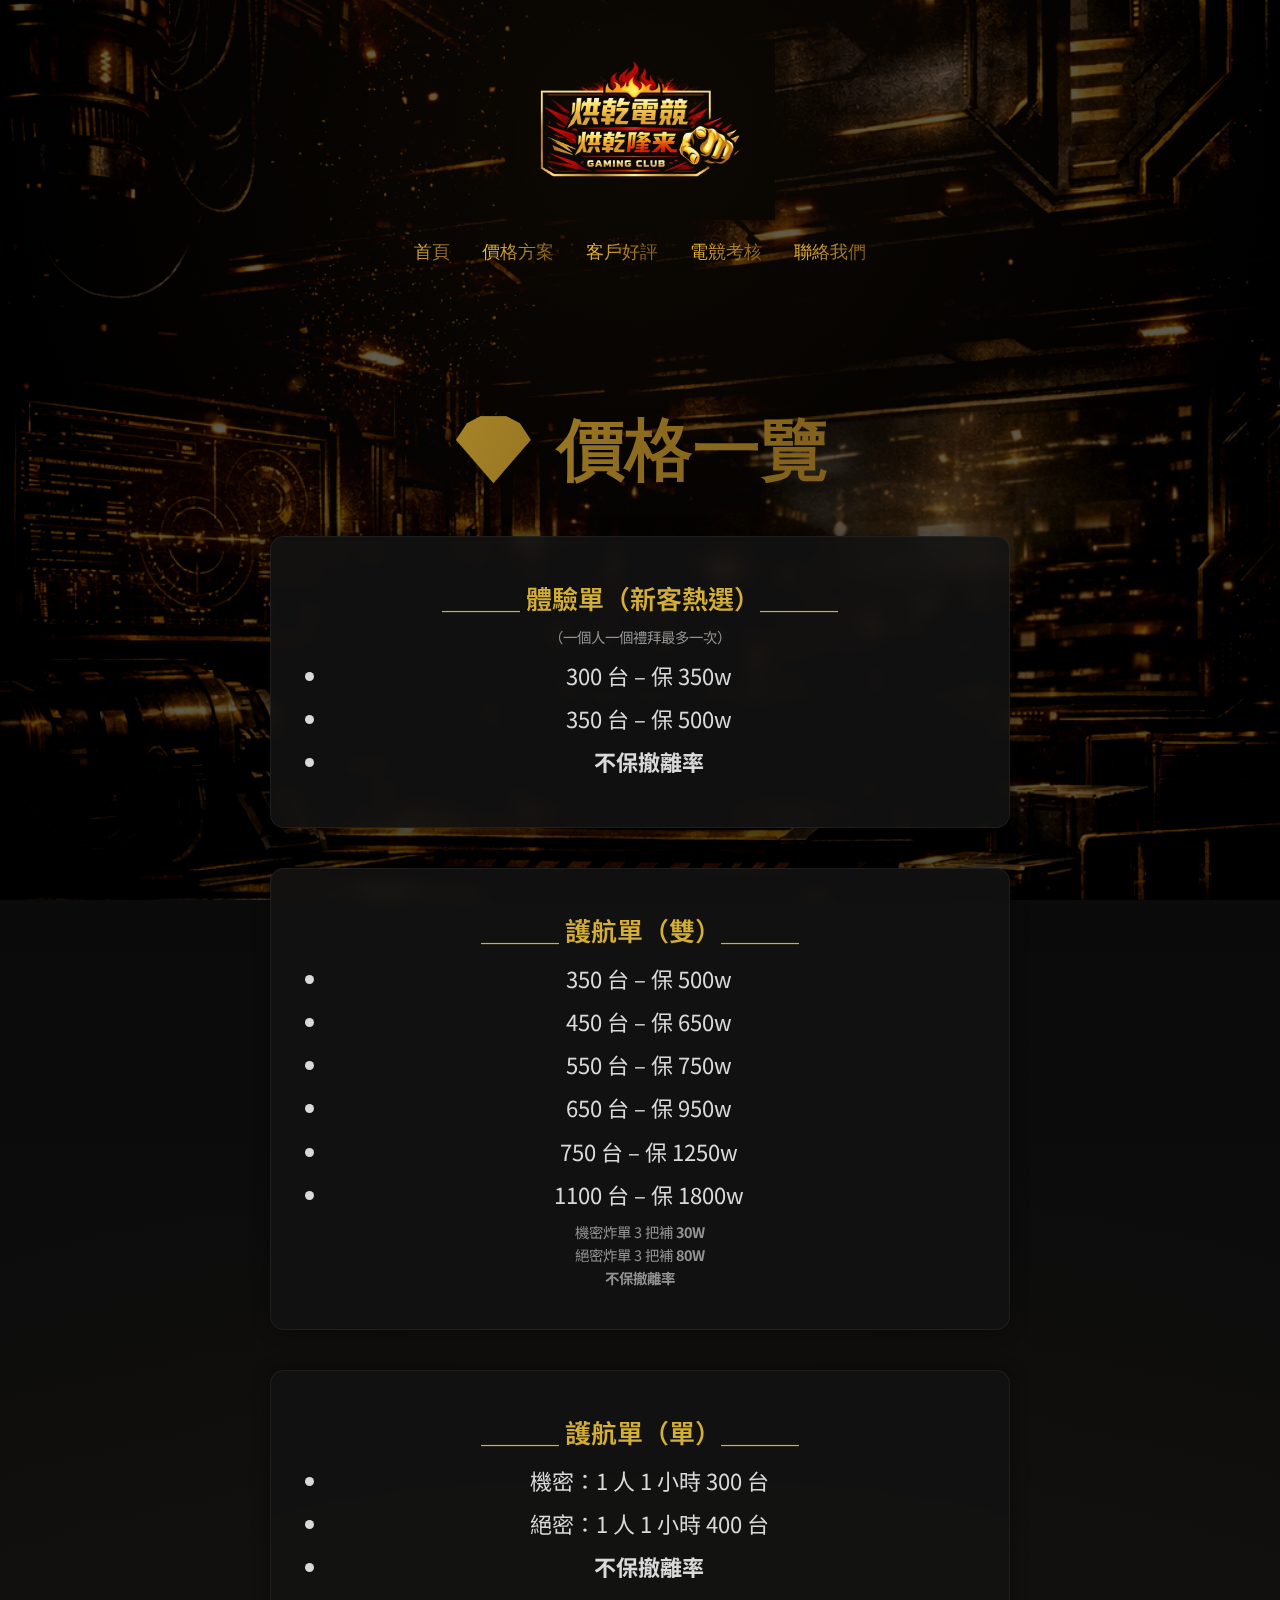
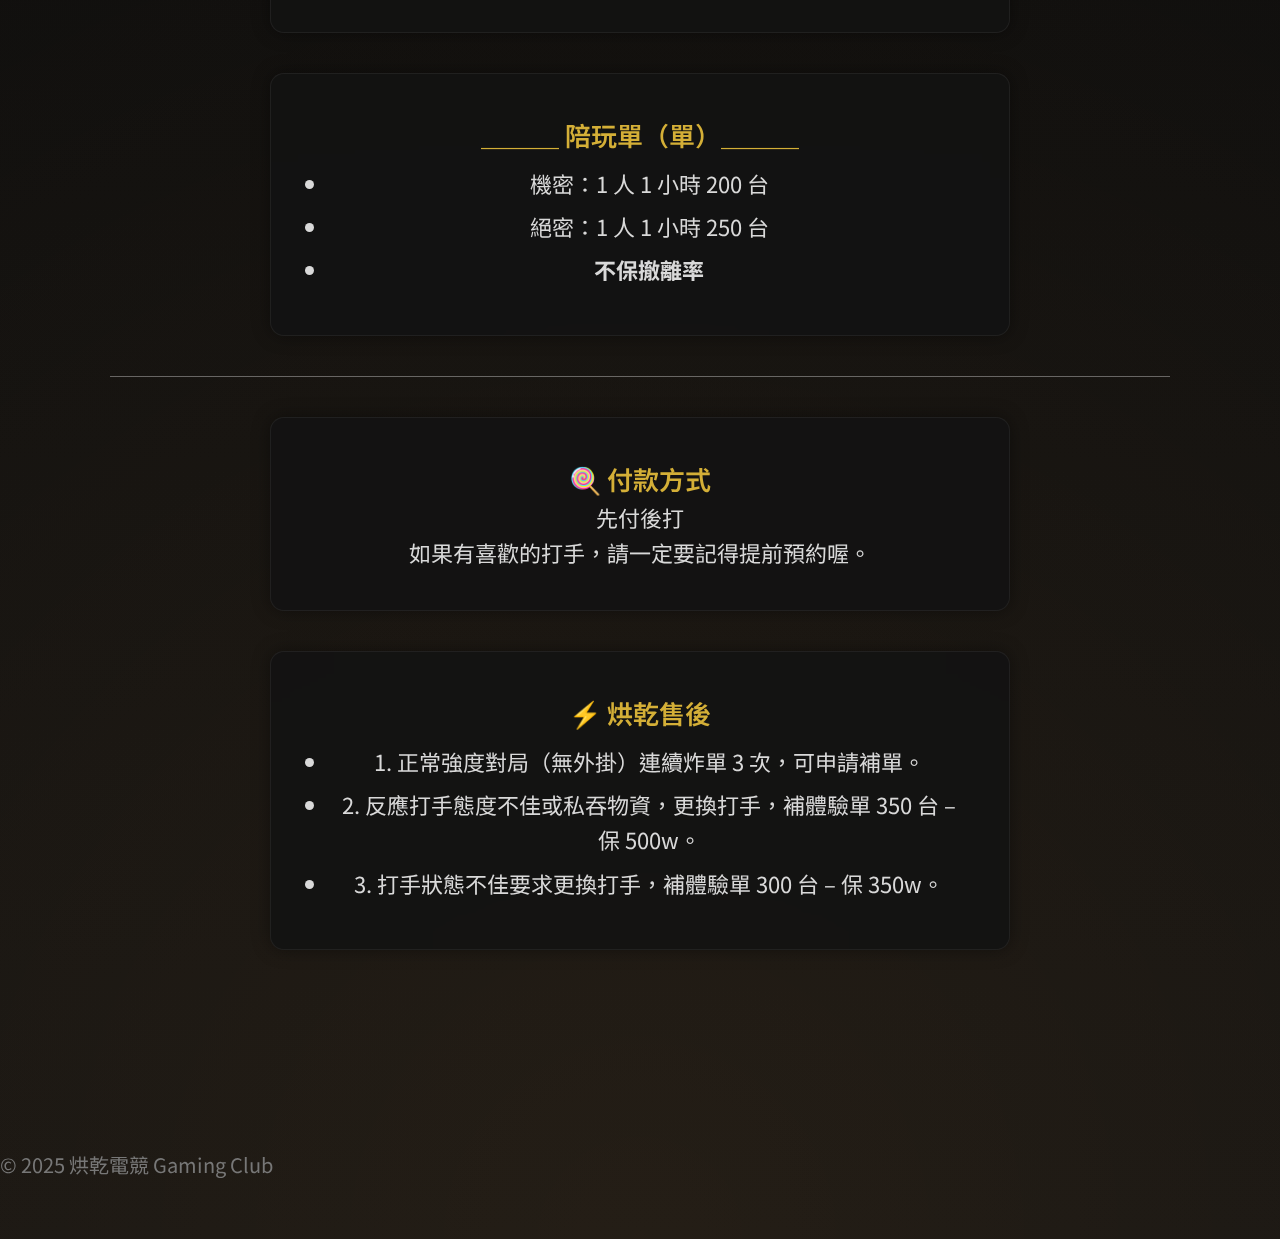
<file: honggan-esports2.0/pricing.html>
<!DOCTYPE html>
<html lang="zh-Hant">

<head>
  <meta charset="UTF-8" />
  <title>烘乾電競｜價格方案</title>
  <meta name="viewport" content="width=device-width, initial-scale=1.0" />

  <!-- Fonts -->
  <link
    href="https://fonts.googleapis.com/css2?family=Orbitron:wght@500;700&family=Noto+Sans+TC:wght@400;600&display=swap"
    rel="stylesheet"
  >

  <!-- Main Style -->
  <link rel="stylesheet" href="style.css" />

  <!-- Page Style -->
  <style>
    body {
      background:
        radial-gradient(circle at bottom, rgba(255,170,70,0.08), transparent 60%),
        linear-gradient(180deg, #070707, #121212);
      overflow-x: hidden;
    }

    .page-glow {
      position: fixed;
      inset: 0;
      pointer-events: none;
      background: radial-gradient(circle at 50% 15%, rgba(255,160,60,0.05), transparent 65%);
      z-index: 0;
    }

    .section {
      position: relative;
      z-index: 1;
    }

    .card {
      background: rgba(18,18,18,0.88);
      backdrop-filter: blur(8px);
      border: 1px solid rgba(255,255,255,0.06);
    }

    .list {
      padding-left: 18px;
      margin: 10px 0 0;
    }

    .list li {
      margin-bottom: 8px;
      line-height: 1.6;
    }

    .divider {
      margin: 36px 0;
      opacity: 0.35;
      border-top: 1px solid #fff;
    }

    .note {
      font-size: 0.9rem;
      opacity: 0.85;
    }
  </style>
</head>

<body>

  <div class="page-glow"></div>

  <!-- 🔥 導覽列：與首頁同步，可互跳 -->
  <header class="header">
    <img src="logo.png.jpeg" class="logo glow" alt="烘乾電競 LOGO" />

    <nav>
      <a href="index.html">首頁</a>
      <a href="pricing.html" class="active">價格方案</a>
      <a href="reviews.html">客戶好評</a>
      <a href="assessment.html">電競考核</a>
      <a href="index.html#contact">聯絡我們</a>
    </nav>
  </header>

  <!-- Main -->
  <section class="section center">
    <h2 class="metal">💎 價格一覽</h2>

    <!-- 體驗單 -->
    <div class="card">
      <h3 class="accent">＿＿＿ 體驗單（新客熱選）＿＿＿</h3>
      <p class="note">（一個人一個禮拜最多一次）</p>
      <ul class="list">
        <li>300 台 – 保 350w</li>
        <li>350 台 – 保 500w</li>
        <li><strong>不保撤離率</strong></li>
      </ul>
    </div>

    <!-- 護航單（雙） -->
    <div class="card">
      <h3 class="accent">＿＿＿ 護航單（雙）＿＿＿</h3>
      <ul class="list">
        <li>350 台 – 保 500w</li>
        <li>450 台 – 保 650w</li>
        <li>550 台 – 保 750w</li>
        <li>650 台 – 保 950w</li>
        <li>750 台 – 保 1250w</li>
        <li>1100 台 – 保 1800w</li>
      </ul>
      <p class="note">
        機密炸單 3 把補 <strong>30W</strong><br>
        絕密炸單 3 把補 <strong>80W</strong><br>
        <strong>不保撤離率</strong>
      </p>
    </div>

    <!-- 護航單（單） -->
    <div class="card">
      <h3 class="accent">＿＿＿ 護航單（單）＿＿＿</h3>
      <ul class="list">
        <li>機密：1 人 1 小時 300 台</li>
        <li>絕密：1 人 1 小時 400 台</li>
        <li><strong>不保撤離率</strong></li>
      </ul>
    </div>

    <!-- 陪玩單（單） -->
    <div class="card">
      <h3 class="accent">＿＿＿ 陪玩單（單）＿＿＿</h3>
      <ul class="list">
        <li>機密：1 人 1 小時 200 台</li>
        <li>絕密：1 人 1 小時 250 台</li>
        <li><strong>不保撤離率</strong></li>
      </ul>
    </div>

    <div class="divider"></div>

    <!-- 付款方式 -->
    <div class="card">
      <h3 class="accent">🍭 付款方式</h3>
      <p>
        先付後打<br>
        如果有喜歡的打手，請一定要記得提前預約喔。
      </p>
    </div>

    <!-- 售後服務 -->
    <div class="card">
      <h3 class="accent">⚡ 烘乾售後</h3>
      <ul class="list">
        <li>1. 正常強度對局（無外掛）連續炸單 3 次，可申請補單。</li>
        <li>2. 反應打手態度不佳或私吞物資，更換打手，補體驗單 350 台 – 保 500w。</li>
        <li>3. 打手狀態不佳要求更換打手，補體驗單 300 台 – 保 350w。</li>
      </ul>
    </div>

  </section>

  <!-- Footer -->
  <footer class="footer">
    © 2025 烘乾電競 Gaming Club
  </footer>

</body>
</html>
</file>
<file: style.css>
/* RESET */
* { margin: 0; padding: 0; box-sizing: border-box; }

body {
  font-family: 'Noto Sans TC', sans-serif;
  background: #000;
  color: #d9d9d9;
  overflow-x: hidden;
  font-size: 18px;
}

/* ⭐ 全站背景 */
body::before {
  content: "";
  position: fixed;
  inset: 0;
  background: url("assets/bg-base.jpg") no-repeat center center/cover;
  filter: brightness(0.38) contrast(1.15);
  z-index: -3;
}

/* 背景層 */
.bg-overlay {
  background: url("assets/bg-base.jpg") no-repeat center center/cover;
  position: fixed;
  inset: 0;
  filter: brightness(0.38) contrast(1.15);
  z-index: -3;
}

/* 粒子 */
#particles {
  position: fixed;
  inset: 0;
  z-index: -1;
  pointer-events: none;
}

/* HEADER */
.header {
  width: 100%;
  text-align: center;
  padding: 40px 20px;
}

/* ✅ LOGO（只改透明底） */
.logo {
  display: block;
  width: 160px;
  height: auto;
  margin: 0 auto 12px;
  position: relative;
  z-index: 10; /* 保證浮在背景上 */
  background: transparent; /* LOGO 無底 */
  border: none;
  box-shadow: none;
}

/* 🔥 右側直立導覽列 */
.header nav {
  position: fixed;
  right: 24px;
  top: 50%;
  transform: translateY(-50%);
  display: flex;
  flex-direction: column;
  gap: 18px;
  z-index: 999;
}

nav a {
  margin: 0;
  text-decoration: none;
  font-family: 'Orbitron', sans-serif;
  font-size: 18px;
  background: linear-gradient(120deg,#ffcb3b,#b1892b,#7a5515);
  -webkit-background-clip: text;
  -webkit-text-fill-color: transparent;
  transition: opacity .2s;
  white-space: nowrap;
}

nav a:hover { opacity: 0.6; }

/* HERO */
.hero {
  padding: 180px 20px 140px;
}
.hero-text {
  margin: 24px 0;
  font-size: 24px;
}
.btn-main {
  display: inline-block;
  margin-top: 30px;
  padding: 20px 52px;
  border-radius: 40px;
  background: linear-gradient(90deg,#b30000,#ff0000);
  font-weight: bold;
  color: white;
  font-size: 22px;
}

/* METAL TEXT */
.metal {
  font-family: 'Orbitron', sans-serif;
  font-size: 68px;
  background: linear-gradient(120deg,#d4af37,#8c6b1f,#6b4c15);
  -webkit-text-fill-color: transparent;
  -webkit-background-clip: text;
}
.sub-metal {
  font-family: 'Orbitron';
  font-size: 32px;
  color: #bf973a;
}

/* SECTION */
.section { padding: 100px 20px; max-width: 1100px; margin: auto; }
.center { text-align: center; }
.dark { background: rgba(0,0,0,0.38); }

/* CARD */
.card {
  margin: 40px auto;
  padding: 40px;
  max-width: 740px;
  background: rgba(20,20,20,0.55);
  border: 1px solid rgba(120,0,0,0.3);
  border-radius: 14px;
  font-size: 22px;
  line-height: 1.6;
  box-shadow: 0 0 18px rgba(0,0,0,0.4);
}

.accent {
  color: #d4af37;
  font-weight: 600;
  font-size: 26px;
}

/* PRICING STYLE */
.price-group h3 {
  margin-bottom: 12px;
  letter-spacing: 2px;
}
.price-list {
  list-style: none;
  font-size: 22px;
  line-height: 1.8;
}
.price-list li::before {
  content: "• ";
  color: #d4af37;
}
.note, .sub-note {
  font-size: 18px;
  color: #aaa;
  margin-top: 6px;
}
.highlight-text {
  color: #ffcb3b;
  font-weight: bold;
}

/* STATS + REVIEWS */
.stats { list-style: none; font-size: 22px; line-height: 2; }
.review {
  margin: 30px auto;
  max-width: 800px;
  font-size: 22px;
  padding: 32px;
  background: rgba(15,15,15,0.55);
  border-left: 6px solid #d4af37;
}

/* FOOTER */
.footer { padding: 60px 0; color: #777; font-size: 20px; }

/* 金粉動畫 */
.particle {
  position: fixed;
  top: -10px;
  width: 4px; height: 4px;
  background: radial-gradient(circle,#d4af37,#000);
  border-radius: 50%;
  animation: fall linear forwards;
  z-index: -1;
}
@keyframes fall {
  to { transform: translateY(110vh) translateX(12vw); opacity: 0; }
}

/* Scroll Reveal */
.reveal {
  opacity: 0;
  transform: translateY(50px);
  transition: all .9s ease;
}
.reveal.active {
  opacity: 1;
  transform: translateY(0);
}

/* 📱 RWD：手機版自動回歸橫排 */
@media (max-width: 600px) {
  .metal { font-size: 46px; }
  .sub-metal { font-size: 24px; }
  .hero { padding: 130px 20px; }

  .logo { width: 130px; }

  .header nav {
    position: static;
    transform: none;
    flex-direction: row;
    justify-content: center;
    margin-top: 12px;
  }

  nav a {
    margin: 6px 12px;
  }
}
</file>
<file: honggan-esports2.0/style.css>
/* RESET */
* { margin: 0; padding: 0; box-sizing: border-box; }

body {
  font-family: 'Noto Sans TC', sans-serif;
  background: #000;
  color: #d9d9d9;
  overflow-x: hidden;
  font-size: 18px;
}

/* ⭐ 全站背景（新加入 — 每頁自動套用） */
body::before {
  content: "";
  position: fixed;
  inset: 0;
  background: url("assets/bg-base.jpg") no-repeat center center/cover;
  filter: brightness(0.38) contrast(1.15);
  z-index: -3;
}

/* 背景層 - 黑金科技基地（原本保留，不會衝突，可留可刪） */
.bg-overlay {
  background: url("assets/bg-base.jpg") no-repeat center center/cover;
  position: fixed;
  inset: 0;
  filter: brightness(0.38) contrast(1.15);
  z-index: -3;
}

/* 粒子 */
#particles {
  position: fixed;
  inset: 0;
  z-index: -1;
  pointer-events: none;
}

/* HEADER */
.header {
  width: 100%;
  text-align: center;
  padding: 40px 20px;
}

.logo {
  height: 180px;
  margin-bottom: 12px;
}

nav a {
  margin: 0 14px;
  text-decoration: none;
  font-family: 'Orbitron', sans-serif;
  font-size: 18px;
  background: linear-gradient(120deg,#ffcb3b,#b1892b,#7a5515);
  -webkit-background-clip: text;
  -webkit-text-fill-color: transparent;
  transition: opacity .2s;
}
nav a:hover { opacity: 0.6; }

/* HERO */
.hero {
  padding: 180px 20px 140px;
}
.hero-text {
  margin: 24px 0;
  font-size: 24px;
}
.btn-main {
  display: inline-block;
  margin-top: 30px;
  padding: 20px 52px;
  border-radius: 40px;
  background: linear-gradient(90deg,#b30000,#ff0000);
  font-weight: bold;
  color: white;
  font-size: 22px;
}

/* METAL TEXT */
.metal {
  font-family: 'Orbitron', sans-serif;
  font-size: 68px;
  background: linear-gradient(120deg,#d4af37,#8c6b1f,#6b4c15);
  -webkit-text-fill-color: transparent;
  -webkit-background-clip: text;
}
.sub-metal {
  font-family: 'Orbitron';
  font-size: 32px;
  color: #bf973a;
}

/* SECTION */
.section { padding: 100px 20px; max-width: 1100px; margin: auto; }
.center { text-align: center; }
.dark { background: rgba(0,0,0,0.38); }

/* CARD */
.card {
  margin: 40px auto;
  padding: 40px;
  max-width: 740px;
  background: rgba(20,20,20,0.55);
  border: 1px solid rgba(120,0,0,0.3);
  border-radius: 14px;
  font-size: 22px;
  line-height: 1.6;
  box-shadow: 0 0 18px rgba(0,0,0,0.4);
}

.accent {
  color: #d4af37;
  font-weight: 600;
  font-size: 26px;
}

/* PRICING STYLE */
.price-group h3 {
  margin-bottom: 12px;
  letter-spacing: 2px;
}
.price-list {
  list-style: none;
  font-size: 22px;
  line-height: 1.8;
}
.price-list li::before {
  content: "• ";
  color: #d4af37;
}
.note, .sub-note {
  font-size: 18px;
  color: #aaa;
  margin-top: 6px;
}
.highlight-text {
  color: #ffcb3b;
  font-weight: bold;
}

/* STATS + REVIEWS */
.stats { list-style: none; font-size: 22px; line-height: 2; }
.review {
  margin: 30px auto;
  max-width: 800px;
  font-size: 22px;
  padding: 32px;
  background: rgba(15,15,15,0.55);
  border-left: 6px solid #d4af37;
}

/* FOOTER */
.footer { padding: 60px 0; color: #777; font-size: 20px; }

/* 金粉動畫 */
.particle {
  position: fixed;
  top: -10px;
  width: 4px; height: 4px;
  background: radial-gradient(circle,#d4af37,#000);
  border-radius: 50%;
  animation: fall linear forwards;
  z-index: -1;
}
@keyframes fall {
  to { transform: translateY(110vh) translateX(12vw); opacity: 0; }
}

/* Scroll Reveal */
.reveal {
  opacity: 0;
  transform: translateY(50px);
  transition: all .9s ease;
}
.reveal.active {
  opacity: 1;
 transform: translateY(0);
}

/* RWD */
@media (max-width: 600px) {
  .metal { font-size: 46px; }
  .sub-metal { font-size: 24px; }
  .hero { padding: 130px 20px; }
  nav a { display: inline-block; margin: 6px 12px; }
}
</file>
